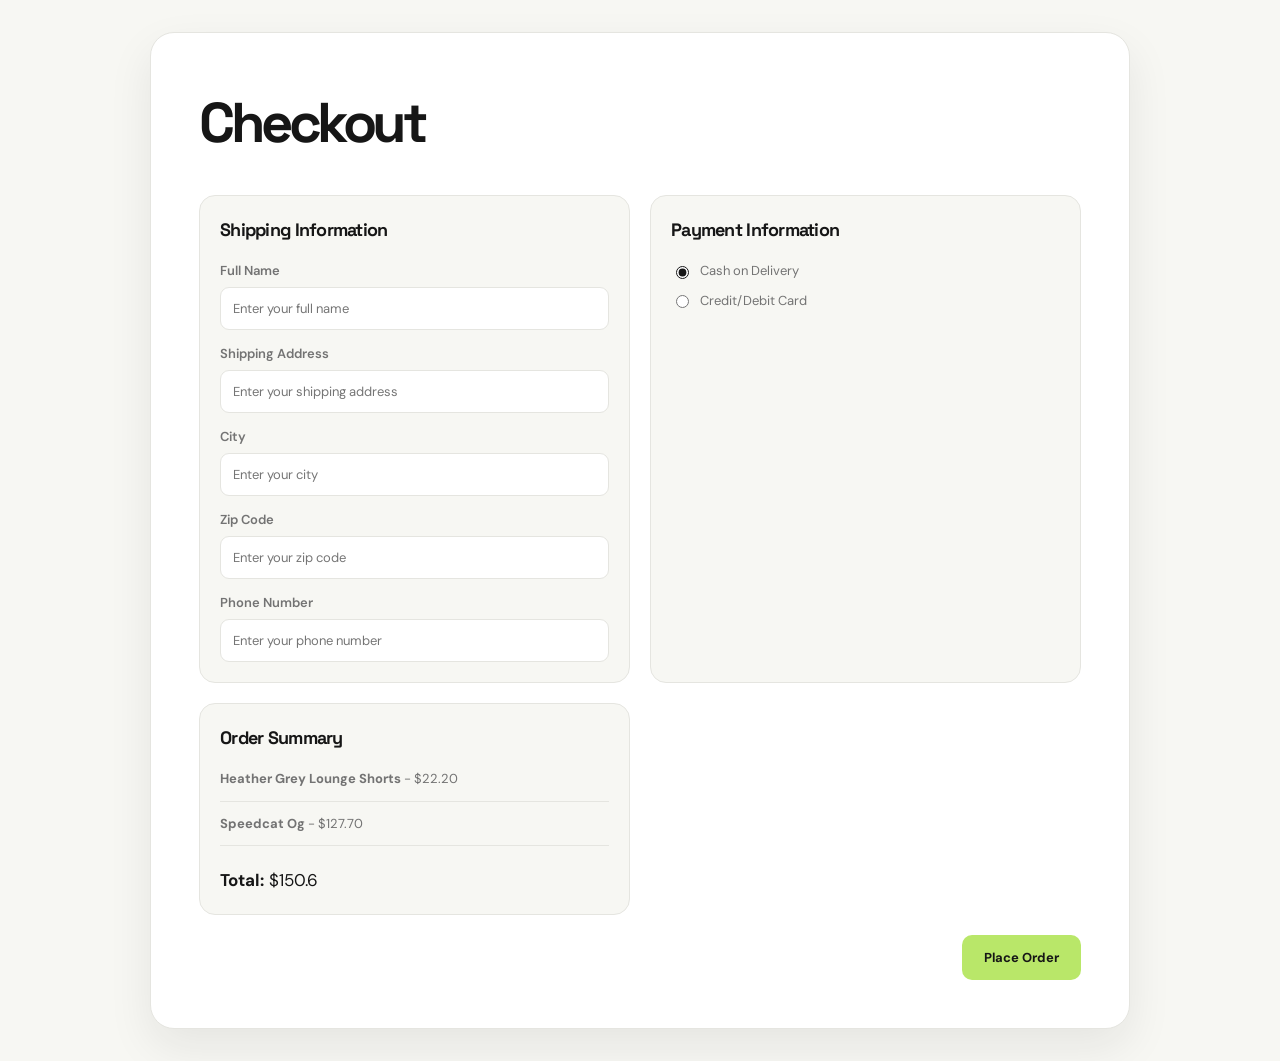
<file: checkout.html>
<!DOCTYPE html>
<html lang="en">
<head>
  <meta charset="UTF-8">
  <meta name="viewport" content="width=device-width, initial-scale=1.0">
  <title>Checkout Page</title>
  <link rel="stylesheet" href="checkout.css">
</head>
<body>
  <main>
    <div class="checkout-container">
      <h1>Checkout</h1>
      
      <div class="checkout-section">
        <h2>Shipping Information</h2>
        <form id="shipping-form">
          <label for="name">Full Name</label>
          <input type="text" id="name" name="name" placeholder="Enter your full name" required>
          
          <label for="address">Shipping Address</label>
          <input type="text" id="address" name="address" placeholder="Enter your shipping address" required>
          
          <label for="city">City</label>
          <input type="text" id="city" name="city" placeholder="Enter your city" required>
          
          <label for="zip">Zip Code</label>
          <input type="text" id="zip" name="zip" placeholder="Enter your zip code" required>
          
          <label for="phone">Phone Number</label>
          <input type="tel" id="phone" name="phone" placeholder="Enter your phone number" required>
        </form>
      </div>

      <div class="checkout-section">
        <h2>Payment Information</h2>
        <form id="payment-form">
          <div class="payment-method">
            <label>
              <input type="radio" name="payment-method" value="cod" checked> Cash on Delivery
            </label>
            <label>
              <input type="radio" name="payment-method" value="card"> Credit/Debit Card
            </label>
          </div>
          
          <div id="card-payment-fields" class="payment-fields">
            <label for="card-number">Card Number</label>
            <input type="text" id="card-number" name="card-number" placeholder="Enter your card number">
            
            <label for="expiry-date">Expiry Date</label>
            <input type="month" id="expiry-date" name="expiry-date">
            
            <label for="cvv">CVV</label>
            <input type="text" id="cvv" name="cvv" placeholder="Enter your CVV">
          </div>
        </form>
      </div>

      <div class="order-summary">
        <h2>Order Summary</h2>
        <ul>
          <li><strong>Heather Grey Lounge Shorts</strong> - $22.20</li>
          <li><strong>Speedcat Og</strong> - $127.70</li>
        </ul>
        <p><strong>Total:</strong> $150.6</p>
      </div>

      <div class="checkout-footer">
        <button class="btn"><a href="landing.html">Place Order</a></button>
      </div>
    </div>
  </main>
</body>
</html>
  <script>
    const paymentButton = document.querySelector('.btn');
    
    paymentButton.addEventListener("click", function(event) {
      event.preventDefault(); 
      
      alert("Your order has been placed.");
      
      setTimeout(function() {
        window.location.href = "index.html"; 
      }, 1000); 
    });
  </script>
</file>
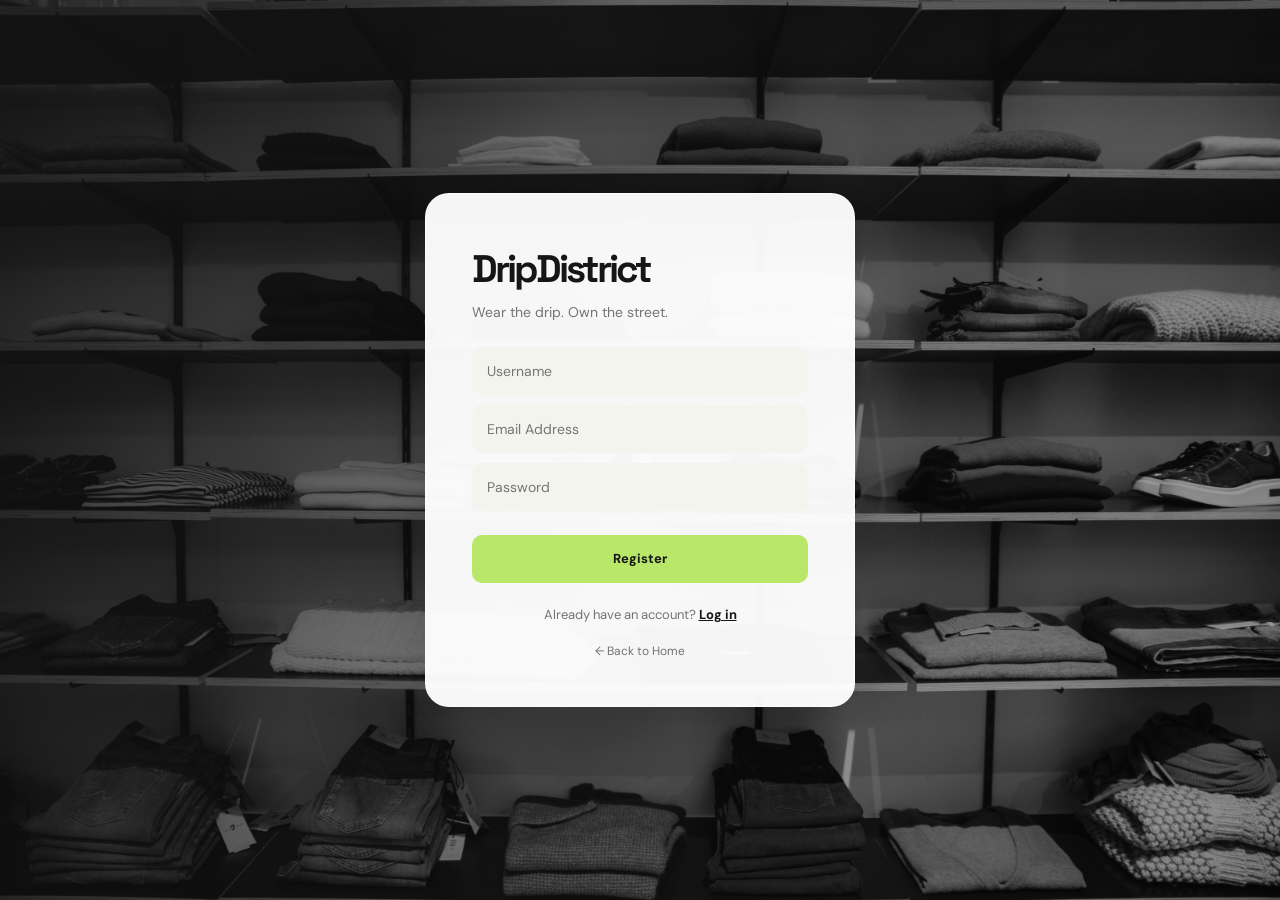
<file: Login.html>
<!DOCTYPE html>
<html lang="en">
<head>
    <meta charset="UTF-8">
    <title>LOG IN PAGE</title>
    <meta name="viewport" content="width=device-width, initial-scale=1.0">
    <link rel="stylesheet" href="Login.css">
    <link rel="preconnect" href="https://fonts.googleapis.com">
    <link rel="preconnect" href="https://fonts.gstatic.com" crossorigin>
    <link href="https://fonts.googleapis.com/css2?family=Cal+Sans&display=swap" rel="stylesheet">
    <script>
        var confirmation = confirm ('Are you sure you want to login?')
            if(confirmation == true){
                alert("Continue");
            }else {
                window.location.href = "Register.html"; 
            }
    </script>
</head>
<body>
    <form action="index.html">
        <div class="wrap">
                <h1 class="login">LOGIN</h1>
                <div class="input-box">
                    <input type="text" class="username" placeholder="USERNAME" required>
                    <input type="password" class="password" placeholder="PASSWORD" required>
                </div>
                <div class="remember-me">REMEMBER ME: 
                <input type="checkbox" class="checkbox">
                </div>
                <div class="button">
                    <button type="submit">LOGIN</button>
                </div>
            </div>
        </form>
</body>
</html>
</file>
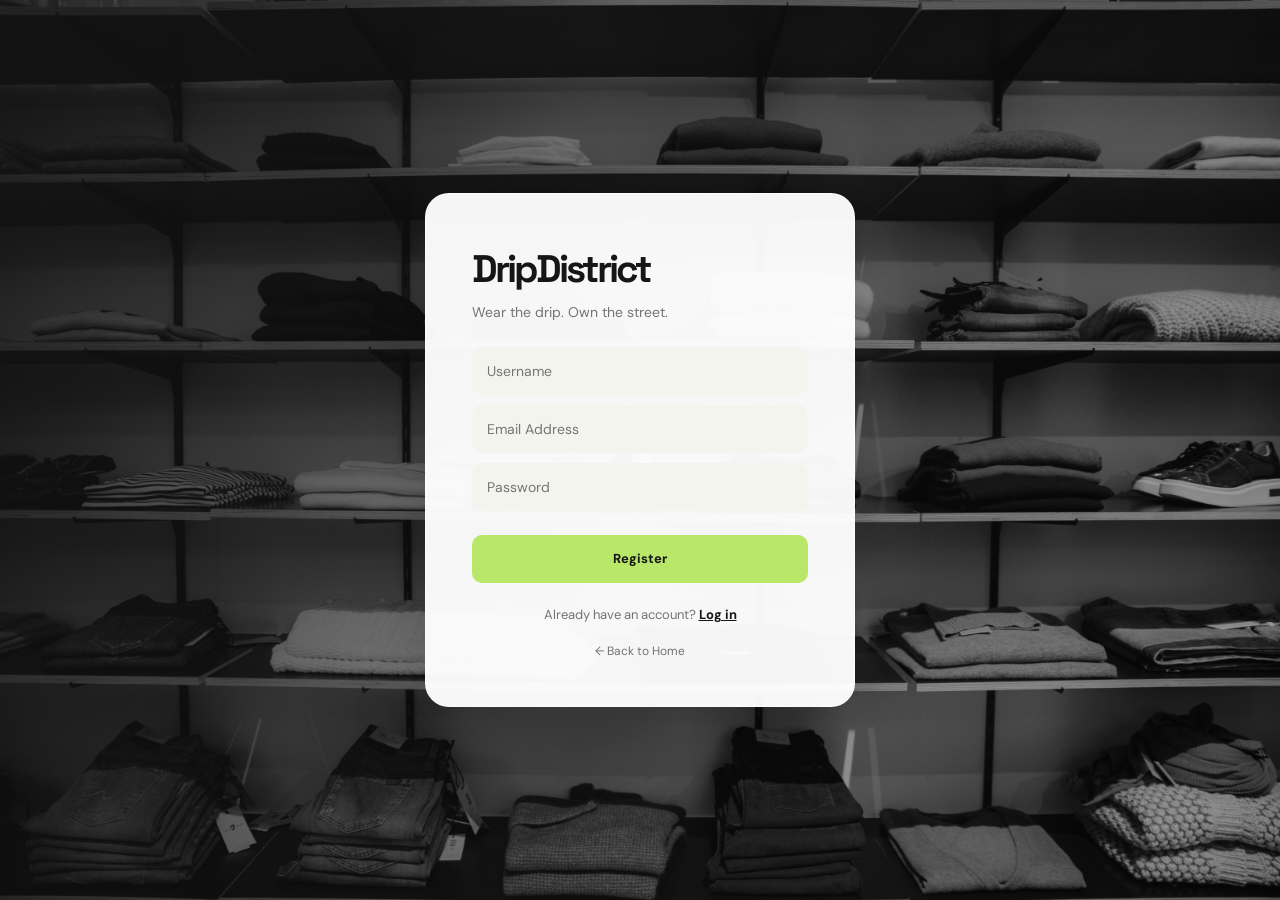
<file: Register.html>
<!DOCTYPE html>
<html lang="en">
<head>
    <meta charset="UTF-8">
    <meta name="viewport" content="width=device-width, initial-scale=1.0">
    <title>Register Page</title>
    <link href='https://unpkg.com/boxicons@2.1.4/css/boxicons.min.css' rel='stylesheet'>
    <link rel="stylesheet" href="Register.css">
    <title>Register</title>
</head>
<body>
    <form action="Login.html" method="get">
        <div class="register-user">
                <h2>DripDistrict</h2>
                <p>Wear the drip. Own the street.</p>
                        <input type="text" placeholder="Username" required>
                        <i class='bx bxs-user'></i>
                        <input type="email" placeholder="Email Address" required>
                        <i class='bx bxs-envelope'></i>
                        <input type="password" placeholder="Password" required>
                        <i class='bx bxs-lock-alt'></i>
                        <button type="button" id="register">Register</button>
    </form>
                <p class="login-link">Already have an account? <a href="Login.html">Log in</a></p>
                <a href="index.html" class="back-button">← Back to Home</a>
        </div>

</body>
</html>
<script>
    const mybutton = document.getElementById("register");

    mybutton.addEventListener("click", function(event) {
        event.preventDefault(); 
        alert('Registered Successfully.');
        window.location.href = "Login.html"; 
    });
</script>
</file>
<file: checkout.css>
@import url('./theme.css');

body {
  min-height: 100svh;
  padding: 32px 16px;
}

main {
  width: min(100%, 980px);
  margin: auto;
}

.checkout-container {
  display: grid;
  grid-template-columns: repeat(2, minmax(0, 1fr));
  gap: 20px;
  padding: clamp(20px, 5vw, 48px);
  background: var(--surface);
  border: 1px solid var(--line);
  border-radius: 24px;
  box-shadow: var(--shadow);
}

.checkout-container > h1 {
  grid-column: 1 / -1;
  margin: 0 0 10px;
  font-family: 'Space Grotesk', Arial, sans-serif;
  font-size: clamp(2.2rem, 5vw, 3.5rem);
  letter-spacing: -0.08em;
}

.checkout-section,
.order-summary {
  padding: 20px;
  background: var(--paper);
  border: 1px solid var(--line);
  border-radius: 16px;
}

.checkout-section h2,
.order-summary h2 {
  margin: 0 0 18px;
  font-family: 'Space Grotesk', Arial, sans-serif;
  font-size: 18px;
  letter-spacing: -0.04em;
}

.checkout-section label,
.order-summary li,
.order-summary p {
  color: var(--muted);
  font-size: 13px;
}

.checkout-section > form > label,
.payment-fields label {
  display: block;
  margin: 14px 0 6px;
  font-weight: 600;
}

.checkout-section input:not([type='radio']) {
  width: 100%;
  padding: 11px 12px;
  color: var(--ink);
  background: var(--surface);
  border: 1px solid var(--line);
  border-radius: 9px;
  outline: 0;
  font-size: 13px;
}

.checkout-section input:not([type='radio']):focus {
  border-color: var(--ink);
}

.payment-method {
  display: grid;
  gap: 10px;
}

.payment-method label {
  display: flex;
  align-items: center;
  gap: 8px;
}

.payment-method input {
  accent-color: var(--ink);
}

.payment-fields {
  display: none;
}

.order-summary ul {
  display: grid;
  gap: 12px;
  margin: 0;
  padding: 0;
  list-style: none;
}

.order-summary li {
  padding-bottom: 12px;
  border-bottom: 1px solid var(--line);
}

.order-summary p {
  margin: 22px 0 0;
  color: var(--ink);
  font-size: 17px;
}

.checkout-footer {
  display: flex;
  grid-column: 1 / -1;
  justify-content: flex-end;
}

.btn {
  padding: 13px 22px;
  color: var(--ink);
  background: var(--accent);
  border: 0;
  border-radius: 10px;
  cursor: pointer;
  font-size: 13px;
  font-weight: 700;
}

.btn a {
  color: inherit;
  text-decoration: none;
}

@media (max-width: 700px) {
  .checkout-container {
    grid-template-columns: 1fr;
  }

  .checkout-container > h1,
  .checkout-footer {
    grid-column: auto;
  }

  .checkout-footer,
  .btn {
    width: 100%;
  }
}
</file>
<file: Login.css>
@import url('./theme.css');

body {
  position: relative;
  display: grid;
  min-height: 100svh;
  place-items: center;
  padding: 24px;
  background: linear-gradient(120deg, rgba(22, 22, 22, 0.82), rgba(22, 22, 22, 0.2)), url('./pexels-bohlemedia-1884581.jpg') center / cover;
}

body::before {
  position: fixed;
  inset: 0;
  z-index: -1;
  content: '';
  background: rgba(185, 231, 105, 0.08);
}

form {
  width: min(100%, 430px);
}

form .wrap {
  padding: clamp(24px, 6vw, 46px);
  background: rgba(255, 255, 255, 0.96);
  border: 1px solid rgba(255, 255, 255, 0.7);
  border-radius: 24px;
  box-shadow: 0 24px 70px rgba(0, 0, 0, 0.25);
}

.login {
  margin: 0 0 28px;
  font-family: 'Space Grotesk', Arial, sans-serif;
  font-size: 2.4rem;
  font-style: normal;
  letter-spacing: -0.08em;
}

.input-box {
  display: grid;
  gap: 10px;
}

.username,
.password {
  width: 100%;
  height: 48px;
  padding: 0 14px;
  color: var(--ink);
  background: #f4f4ef;
  border: 1px solid transparent;
  border-radius: 10px;
  outline: 0;
}

.username:focus,
.password:focus {
  background: var(--surface);
  border-color: var(--ink);
}

.username::placeholder,
.password::placeholder {
  color: #999993;
  font-size: 12px;
  letter-spacing: 0.05em;
}

.remember-me {
  display: flex;
  align-items: center;
  gap: 8px;
  margin-top: 18px;
  color: var(--muted);
  font-size: 12px;
}

.checkbox {
  width: 15px;
  height: 15px;
  margin: 0;
  accent-color: var(--ink);
}

.button button {
  width: 100%;
  height: 48px;
  margin-top: 24px;
  color: var(--ink);
  background: var(--accent);
  border: 0;
  border-radius: 10px;
  cursor: pointer;
  font-size: 13px;
  font-weight: 700;
  transition: background 160ms ease, transform 160ms ease;
}

.button button:hover {
  background: #a9db58;
  transform: translateY(-1px);
}
</file>
<file: Register.css>
@import url('./theme.css');

body {
  display: grid;
  min-height: 100svh;
  place-items: center;
  padding: 24px;
  background: linear-gradient(120deg, rgba(22, 22, 22, 0.82), rgba(22, 22, 22, 0.2)), url('./pexels-bohlemedia-1884581.jpg') center / cover;
}

body > form {
  width: min(100%, 430px);
}

.register-user {
  padding: clamp(24px, 6vw, 46px);
  text-align: left;
  background: rgba(255, 255, 255, 0.96);
  border: 1px solid rgba(255, 255, 255, 0.7);
  border-radius: 24px;
  box-shadow: 0 24px 70px rgba(0, 0, 0, 0.25);
}

.register-user h2 {
  margin: 0 0 4px;
  font-family: 'Space Grotesk', Arial, sans-serif;
  font-size: 2.4rem;
  letter-spacing: -0.08em;
}

.register-user > p:not(.login-link) {
  margin: 0 0 24px;
  color: var(--muted);
  font-size: 14px;
}

.register-user > input {
  display: block;
  width: 100%;
  height: 48px;
  margin: 10px 0;
  padding: 0 14px;
  color: var(--ink);
  background: #f4f4ef;
  border: 1px solid transparent;
  border-radius: 10px;
  outline: 0;
  font-size: 14px;
}

.register-user > input:focus {
  background: var(--surface);
  border-color: var(--ink);
}

.register-user > i {
  display: none;
}

.register-user button {
  width: 100%;
  height: 48px;
  margin-top: 14px;
  color: var(--ink);
  background: var(--accent);
  border: 0;
  border-radius: 10px;
  cursor: pointer;
  font-size: 13px;
  font-weight: 700;
}

.register-user button:hover {
  background: #a9db58;
}

.login-link {
  margin: 22px 0 0;
  color: var(--muted);
  font-size: 13px;
  text-align: center;
}

.login-link a {
  color: var(--ink);
  font-weight: 700;
}

.back-button {
  display: block;
  margin-top: 18px;
  color: var(--muted);
  font-size: 12px;
  text-align: center;
  text-decoration: none;
}

.back-button:hover {
  color: var(--ink);
}
</file>
